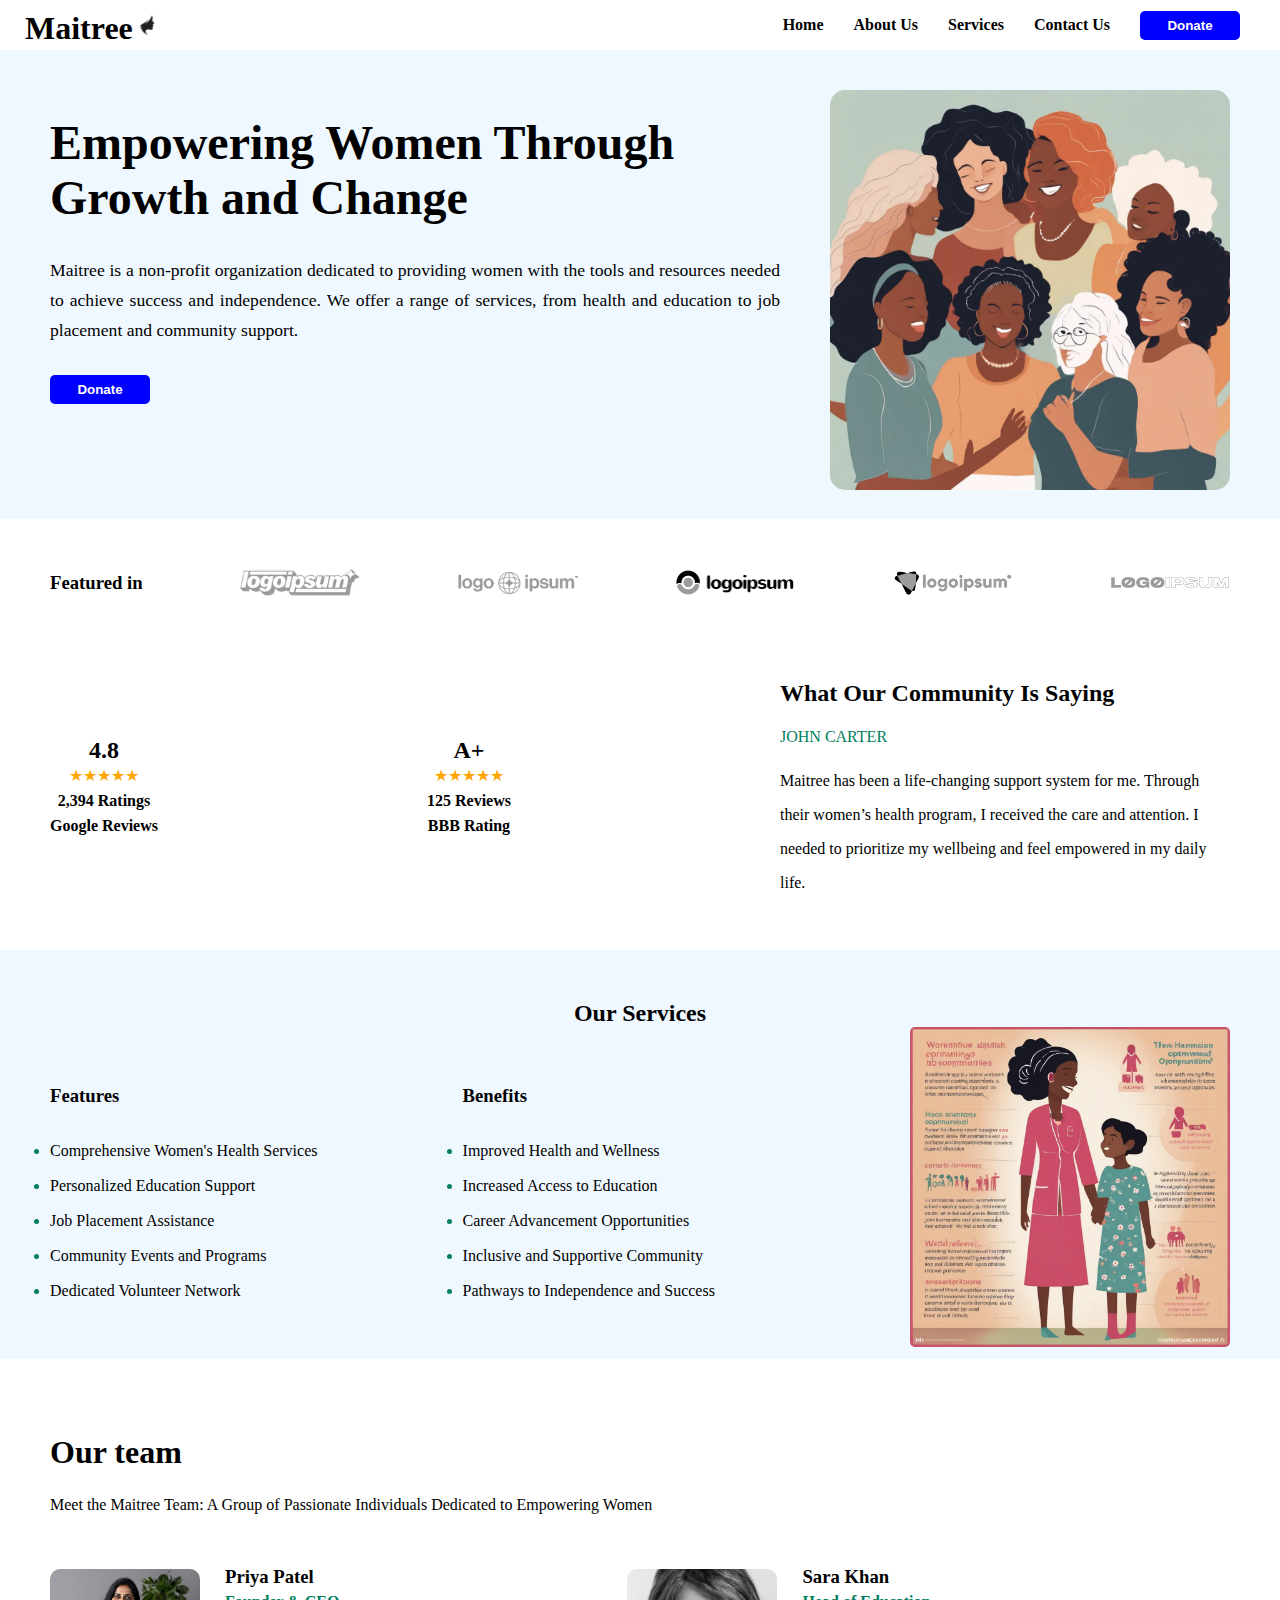
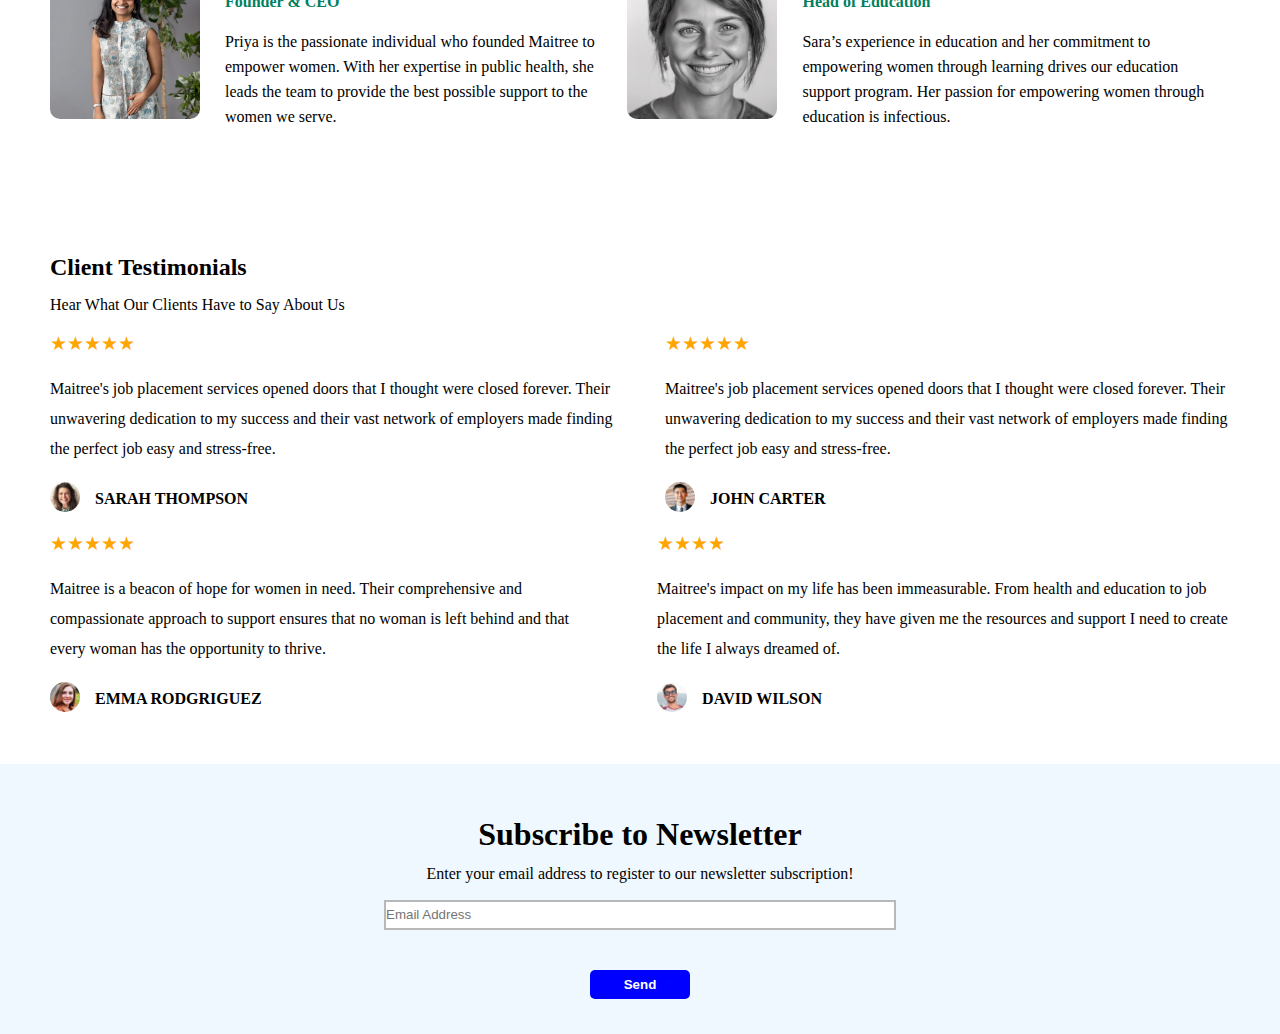
<file: index.html>
<!DOCTYPE html>
<html lang="en">
<head>
    <meta charset="UTF-8">
    <meta name="viewport" content="width=device-width, initial-scale=1.0">
    <title>Maitree Foundation</title>
    <link rel="stylesheet" href="style.css">
</head>
<body>
    <nav class="navbar  ">
        <div class="name">
            <h1>Maitree</h1>
            <img src="assets/women.png" alt="" id="women">
        </div>
        
        <div class="head">
    
            <a href="index.html">Home</a>
            <a href="about.html">About Us</a>
            <a href="services.html">Services</a>
            <a href="contact.html">Contact Us</a>
            <a href="donate.html"><button > Donate </button></a>
        </div>
    </nav>
    
    <section class="features">
        <div class="  container flex ">
    <div class="sec1">
        
            <h2>Empowering Women Through Growth and Change</h2>

        <p>
            Maitree is a non-profit organization dedicated to providing women with the tools and resources needed to achieve success and independence. We offer a range of services, from health and education to job placement and community support.
        </p>
        <a href="donate.html"><button > Donate </button></a>
    </div>
    <div class="im2">
        <img src="assets/maitree.png" alt="">
    </div>
</div>

    </section>
<div class="logo-feature container flex">
    <h3>Featured in</h3>
    <img src="assets/l1.png" alt="">
    <img src="assets/l2.png" alt="">
    <img src="assets/l3.png" alt="">
    <img src="assets/l4.png" alt="">
    <img src="assets/l5.png" alt="">

</div>
<div class="sec2 container flex">
<div class="r1 ">
<h2>4.8</h2>
<p class="star">★★★★★</p>
<h4>2,394 Ratings</h4>
<h4>Google Reviews</h4>
</div>
<div class="r1 ">
    <h2>A+</h2>
    <p class="star">★★★★★</p>

<h4>125 Reviews</h4>
<h4> BBB Rating</h4>
</div>
<div class="r2 ">
<h2>What Our Community Is Saying </h2>
<p class="p">JOHN CARTER</p>
<p>Maitree has been a life-changing support system for me. Through their women’s health program, I received the care and attention. I needed to prioritize my wellbeing and feel empowered in my daily life.</p>
</div>
</div>

<div class="services features  ">
<h2 class="container">Our Services</h2>
<div class="sec3  container flex">
<div class="f1">
<h3>Features</h3>
<ul>
    <li>Comprehensive Women's Health Services</li>
    <li>Personalized Education Support</li>
    <li>Job Placement Assistance
    </li>
    <li>
        Community Events and Programs</li>
    <li>Dedicated Volunteer Network</li>
</ul>
</div>
<div class="f1">
    <h3>Benefits</h3>
<ul>
    <li>Improved Health and Wellness</li>
    <li>Increased Access to Education</li>
    <li>Career Advancement Opportunities</li>
    <li>Inclusive and Supportive Community</li>
    <li>Pathways to Independence and Success</li>
</ul>
</div>
<div class="im3">
    <img src="assets/fea.png" alt="">
</div>
</div>
</div>

<div class="start container ">
<h1 > Our team</h1>
<p>
    Meet the Maitree Team: A Group of Passionate Individuals Dedicated to Empowering Women
 </p>
</div>
<div class="sec4 container flex">
    <div class="founder flex">
    <img src="assets/priya.png" alt="">
    <div class="me">
    <h3>Priya Patel
    </h3>
  <h4>Founder & CEO</h4>
  <p>
    Priya is the passionate individual who founded Maitree to empower women. With her expertise in public health, she leads the team to provide the best possible support to the women we serve.
  </p>
</div>
</div>
<div class="founder flex">
    <img src="assets/sara.png" alt="">
    <div class="me">
    <h3>
        Sara Khan
    </h3>
    <h4>Head of Education</h4>
    <p>Sara’s experience in education and her commitment to empowering women through learning drives our education support program. Her passion for empowering women through education is infectious.</p>
</div>
</div>
</div>

 <div class="client container ">
    <h2>
        Client Testimonials
    </h2>
    <p>
        Hear What Our Clients Have to Say About Us
    </p>
    <div class="one flex">
    <div class="test ">
    <p class="star1">★★★★★</p>
    <p>
        Maitree's job placement services opened doors that I thought were closed forever. Their unwavering dedication to my success and their vast network of employers made finding the perfect job easy and stress-free.
    </p>
    <div class="t">
        <img src="assets/sara2.png" alt="" class="im5">
    <h4>SARAH THOMPSON</h4>
</div>
</div>
<div class="test2 ">
    <p class="star1 ">★★★★★</p>
    <p>
        Maitree's job placement services opened doors that I thought were closed forever. Their unwavering dedication to my success and their vast network of employers made finding the perfect job easy and stress-free.
    </p>
    <div class="t">
        <img src="assets/john.png" alt="" class="im5">
    <h4>	
        JOHN CARTER</h4>
    </div>
</div>
 </div>

 <div class="one flex">
    <div class="test ">
    <p class="star1">★★★★★</p>
    <p>
        Maitree is a beacon of hope for women in need. Their comprehensive and compassionate approach to support ensures that no woman is left behind and that every woman has the opportunity to thrive.
    </p>
   <div class="t">
    <img src="assets/emma.png" alt="" class="im5">
    <h4>
        EMMA RODGRIGUEZ
    </h4>
</div>
  
</div>
<div class="test2 ">
    <p class="star1 ">★★★★</p>
    <p>
        Maitree's impact on my life has been immeasurable. From health and education to job placement and community, they have given me the resources and support I need to create the life I always dreamed of.
    </p>
    <div class="t">
        <img src="assets/david.png" alt="" class="im5">
    <h4>DAVID WILSON</h4>
</div>
</div>
 </div>
</div>
<div class="sub features">
    <h1>
        Subscribe to Newsletter
    </h1>
    <p>
        Enter your email address to register to our newsletter subscription!
    </p>
    <input type="email" placeholder="Email Address">
    <div class="btn">
        <button>Send</button>
    </div>
</div>





</body>
</html>
</file>
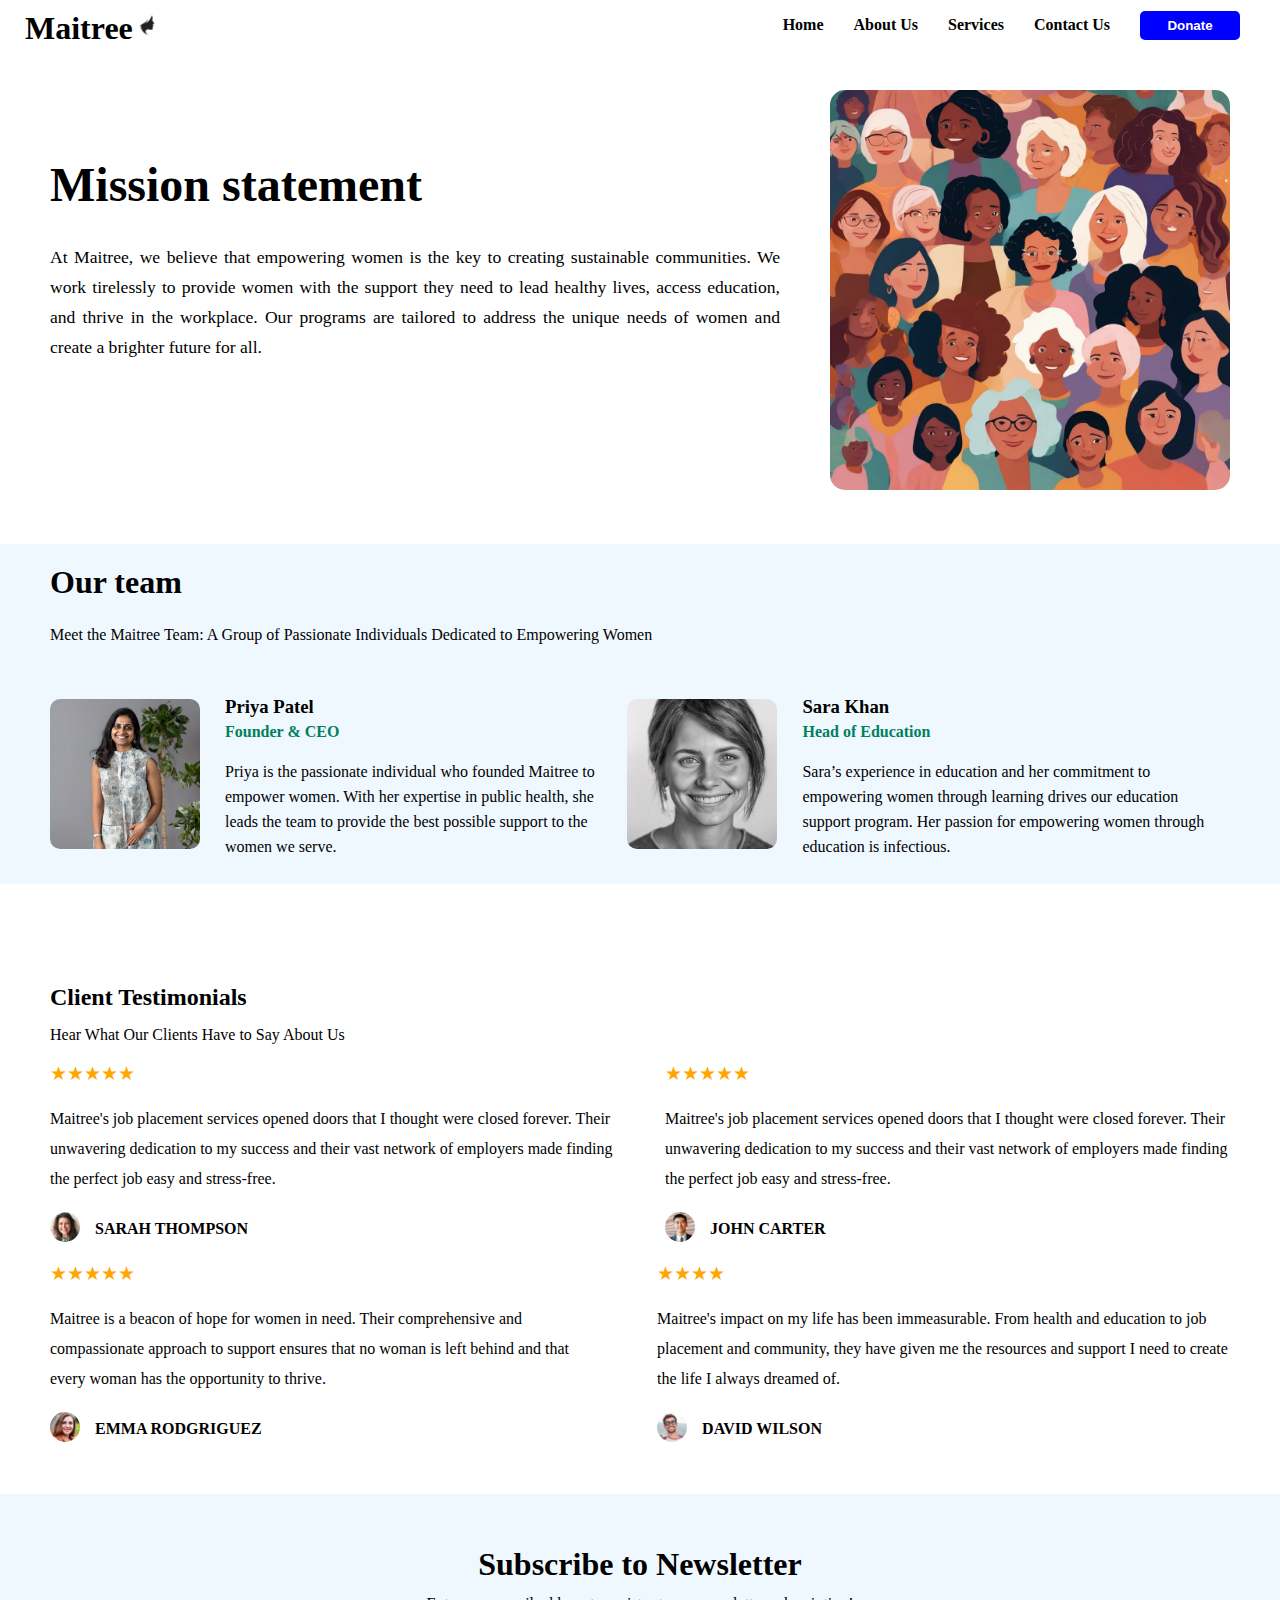
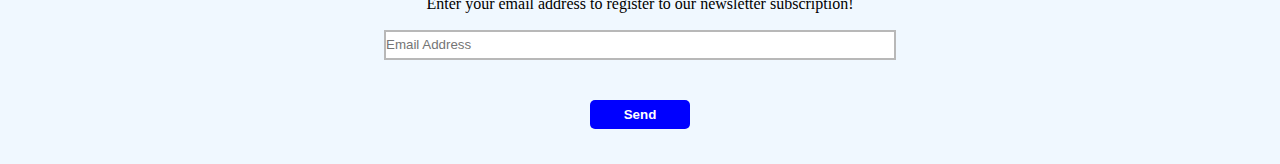
<file: about.html>
<!DOCTYPE html>
<html lang="en">
<head>
    <meta charset="UTF-8">
    <meta name="viewport" content="width=device-width, initial-scale=1.0">
    <title>About Us</title>
    <link rel="stylesheet" href="style.css">

</head>
<body>
    <nav class="navbar  ">
        <div class="name">
            <h1>Maitree</h1>
            <img src="assets/women.png" alt="" id="women">
        </div>
        
        <div class="head">
    
            <a href="index.html">Home</a>
            <a href="about.html">About Us</a>
            <a href="services.html">Services</a>
            <a href="contact.html">Contact Us</a>
            <a href="donate.html"><button > Donate </button></a>
        </div>
    </nav>
    <section class="feature">
        <div class="container flex">
    <div class="sec1">
        
            <h2>Mission statement</h2>

        <p>
            At Maitree, we believe that empowering women is the key to creating sustainable communities. We work tirelessly to provide women with the support they need to lead healthy lives, access education, and thrive in the workplace. Our programs are tailored to address the unique needs of women and create a brighter future for all.        </p>
    </div>
    <div class="im2">
        <img src="assets/mission.png" alt="">
    </div>
</div>
</section>
<div class="hi features">
<div class="start container f ">
    <h1 > Our team</h1>
    <p>
        Meet the Maitree Team: A Group of Passionate Individuals Dedicated to Empowering Women
     </p>
    </div>
    <div class="sec4 container flex">
        <div class="founder flex">
        <img src="assets/priya.png" alt="">
        <div class="me">
        <h3>Priya Patel
        </h3>
      <h4>Founder & CEO</h4>
      <p>
        Priya is the passionate individual who founded Maitree to empower women. With her expertise in public health, she leads the team to provide the best possible support to the women we serve.
      </p>
    </div>
    </div>
    <div class="founder flex">
        <img src="assets/sara.png" alt="">
        <div class="me">
        <h3>
            Sara Khan
        </h3>
        <h4>Head of Education</h4>
        <p>Sara’s experience in education and her commitment to empowering women through learning drives our education support program. Her passion for empowering women through education is infectious.</p>
    </div>
    </div>
    </div>
</div>
    <div class="client container">
        <h2>
            Client Testimonials
        </h2>
        <p>
            Hear What Our Clients Have to Say About Us
        </p>
        <div class="one flex">
        <div class="test ">
        <p class="star1">★★★★★</p>
        <p>
            Maitree's job placement services opened doors that I thought were closed forever. Their unwavering dedication to my success and their vast network of employers made finding the perfect job easy and stress-free.
        </p>
        <div class="t">
            <img src="assets/sara2.png" alt="" class="im5">
        <h4>SARAH THOMPSON</h4>
    </div>
    </div>
    <div class="test2 ">
        <p class="star1 ">★★★★★</p>
        <p>
            Maitree's job placement services opened doors that I thought were closed forever. Their unwavering dedication to my success and their vast network of employers made finding the perfect job easy and stress-free.
        </p>
        <div class="t">
            <img src="assets/john.png" alt="" class="im5">
        <h4>	
            JOHN CARTER</h4>
        </div>
    </div>
     </div>
    
     <div class="one flex">
        <div class="test ">
        <p class="star1">★★★★★</p>
        <p>
            Maitree is a beacon of hope for women in need. Their comprehensive and compassionate approach to support ensures that no woman is left behind and that every woman has the opportunity to thrive.
        </p>
       <div class="t">
        <img src="assets/emma.png" alt="" class="im5">
        <h4>
            EMMA RODGRIGUEZ
        </h4>
    </div>
      
    </div>
    <div class="test2 ">
        <p class="star1 ">★★★★</p>
        <p>
            Maitree's impact on my life has been immeasurable. From health and education to job placement and community, they have given me the resources and support I need to create the life I always dreamed of.
        </p>
        <div class="t">
            <img src="assets/david.png" alt="" class="im5">
        <h4>DAVID WILSON</h4>
    </div>
    </div>
     </div>
    </div>
    <div class="sub features">
        <h1>
            Subscribe to Newsletter
        </h1>
        <p>
            Enter your email address to register to our newsletter subscription!
        </p>
        <input type="email" placeholder="Email Address">
        <div class="btn">
            <button>Send</button>
        </div>
    </div>
    
    

    
</body>
</html>
</file>
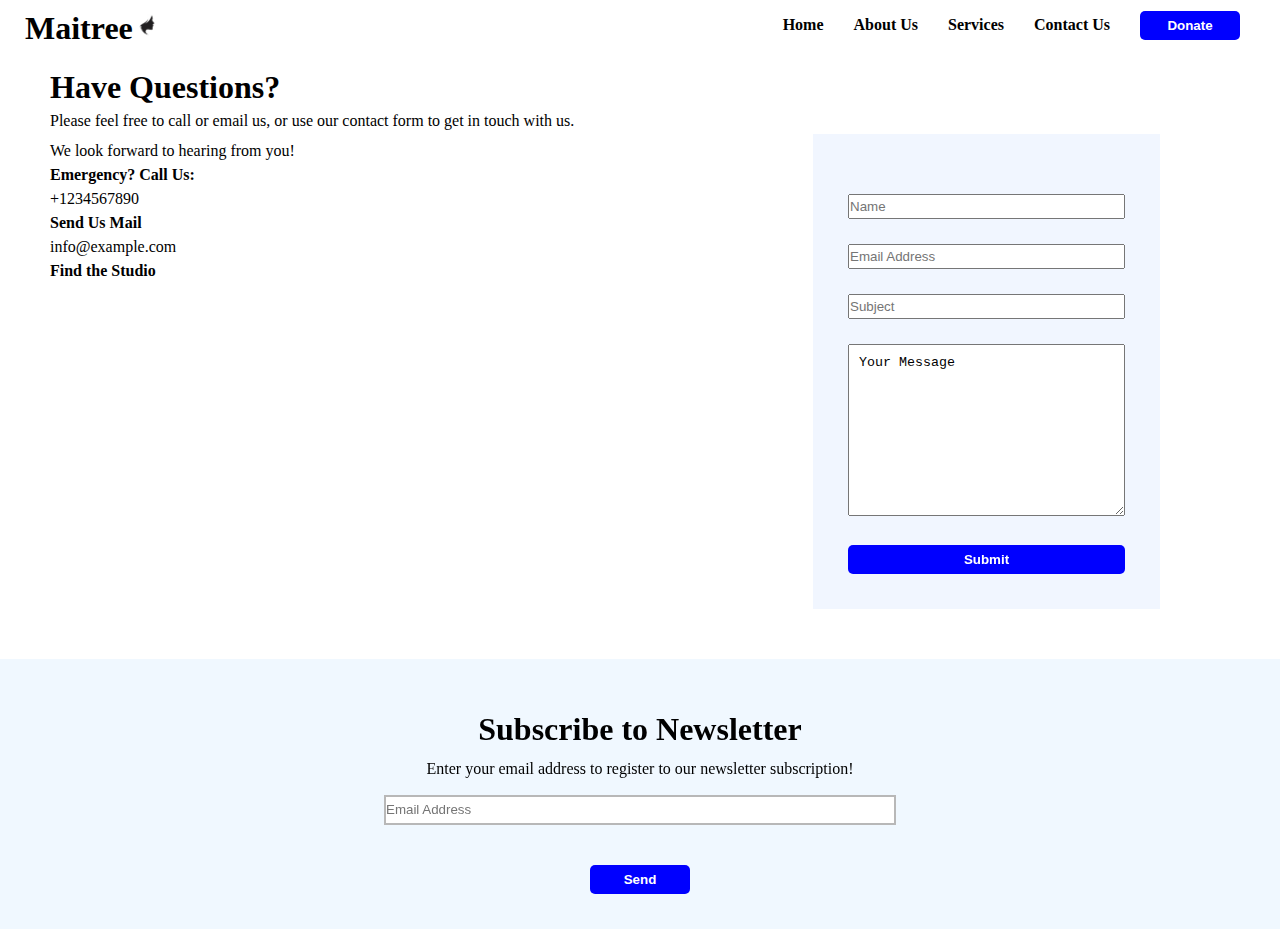
<file: contact.html>
<!DOCTYPE html>
<html lang="en">
<head>
    <meta charset="UTF-8">
    <meta name="viewport" content="width=device-width, initial-scale=1.0">
    <title>Contact Us</title>
    <link rel="stylesheet" href="style.css">
</head>
<body>
    <nav class="navbar  ">
        <div class="name">
            <h1>Maitree</h1>
            <img src="assets/women.png" alt="" id="women">
        </div>
        
        <div class="head">
    
            <a href="index.html">Home</a>
            <a href="about.html">About Us</a>
            <a href="services.html">Services</a>
            <a href="contact.html">Contact Us</a>
            <a href="donate.html"><button > Donate </button></a>
        </div>
    </nav>
   
    <div class="container flex contact ">
        <div class="info">
         <h1>Have Questions?</h1>
         <p>Please feel free to call or email us, or use our contact form to get in touch with us. <br>We look forward to hearing from you!</p>
         <h4>Emergency? Call Us:</h4>
         <p>+1234567890</p>
         <h4>Send Us Mail</h4>
         <p>info@example.com</p>
         <h4>Find the Studio</h4>
         <p><iframe src="https://www.google.com/maps/embed?pb=!1m14!1m8!1m3!1d24156.147455093833!2d-73.95961!3d40.816575!3m2!1i1024!2i768!4f13.1!3m3!1m2!1s0x89c2f669fd58c1bb%3A0x5e69c083fd0812b0!2sPrentis%20Hall!5e0!3m2!1sen!2sus!4v1710766150580!5m2!1sen!2sus" width="400" height="300" style="border:0;" allowfullscreen="" loading="lazy" referrerpolicy="no-referrer-when-downgrade"></iframe></p>
        </div> 
        <div class="info2 ">
         <form action="">
            <div> <input type="text" placeholder="Name"></div>
            <div> <input type="text" placeholder="Email Address"></div>
            <div><input type="text" placeholder="Subject"></div>
             <div><textarea name="" id="" cols="30" rows="10">Your Message</textarea></div>
             <div><button>Submit</button></div>
     
         </form>
        </div>
    </div>
    <div class="sub features">
        <h1>
            Subscribe to Newsletter
        </h1>
        <p>
            Enter your email address to register to our newsletter subscription!
        </p>
        <input type="email" placeholder="Email Address">
        <div class="btn">
            <button>Send</button>
        </div>
    </div>
     
    
</body>
</html>
</file>
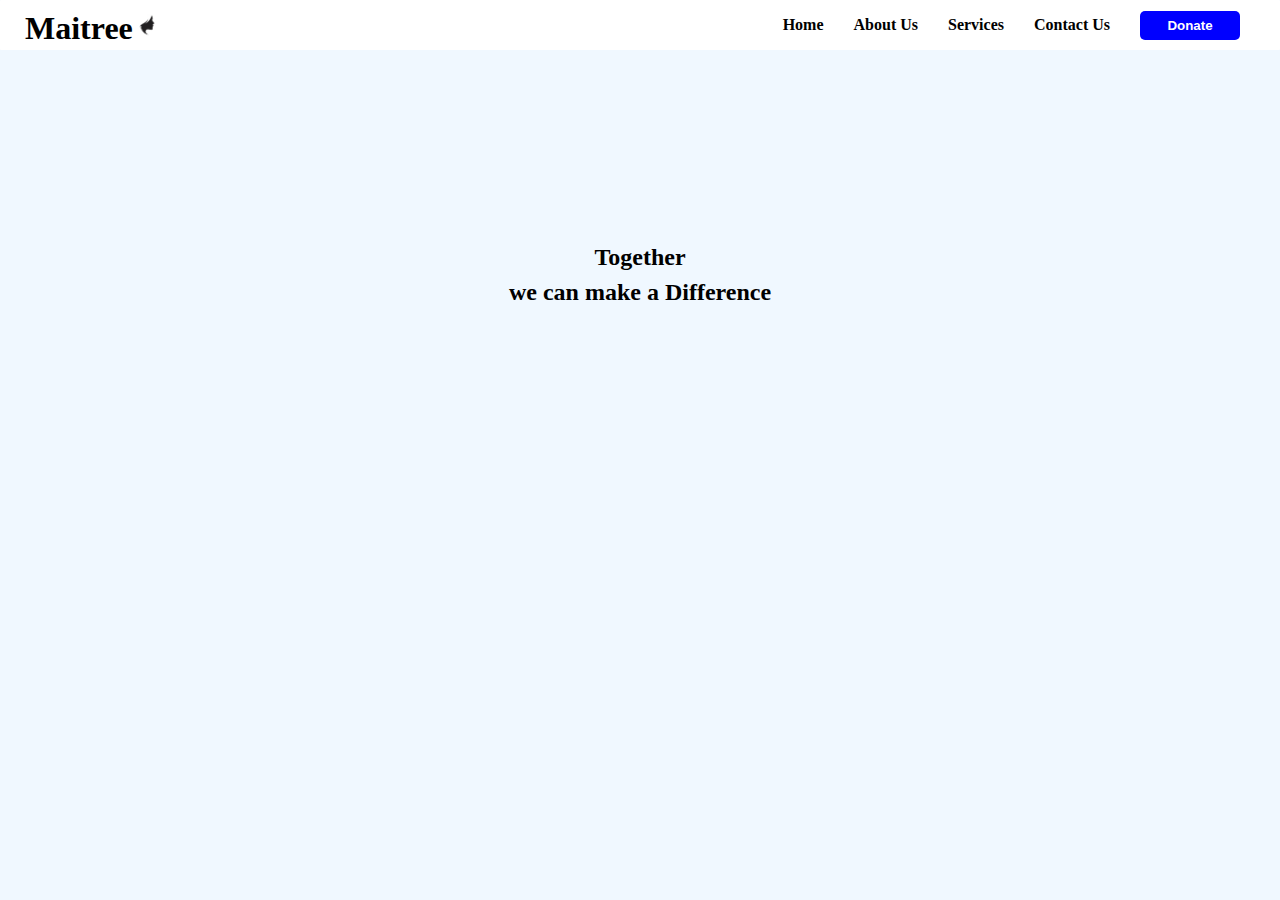
<file: donate.html>
<!DOCTYPE html>
<html lang="en">
<head>
    <meta charset="UTF-8">
    <meta name="viewport" content="width=device-width, initial-scale=1.0">
    <title>Donate</title>
    <link rel="stylesheet" href="style.css">
</head>
<body>
    <nav class="navbar  ">
        <div class="name">
            <h1>Maitree</h1>
            <img src="assets/women.png" alt="" id="women">
        </div>
        
        <div class="head">
    
            <a href="index.html">Home</a>
            <a href="about.html">About Us</a>
            <a href="services.html">Services</a>
            <a href="contact.html">Contact Us</a>
            <a href="donate.html"><button > Donate </button></a>
        </div>
    </nav>
    <div class="donate">
        <h2>Together  <br> we can make a Difference</h2>
        <form><script src="https://checkout.razorpay.com/v1/payment-button.js" data-payment_button_id="pl_NoD8KCluRQUipP" async> </script> </form>
    </div>

</body>
</html>
</file>
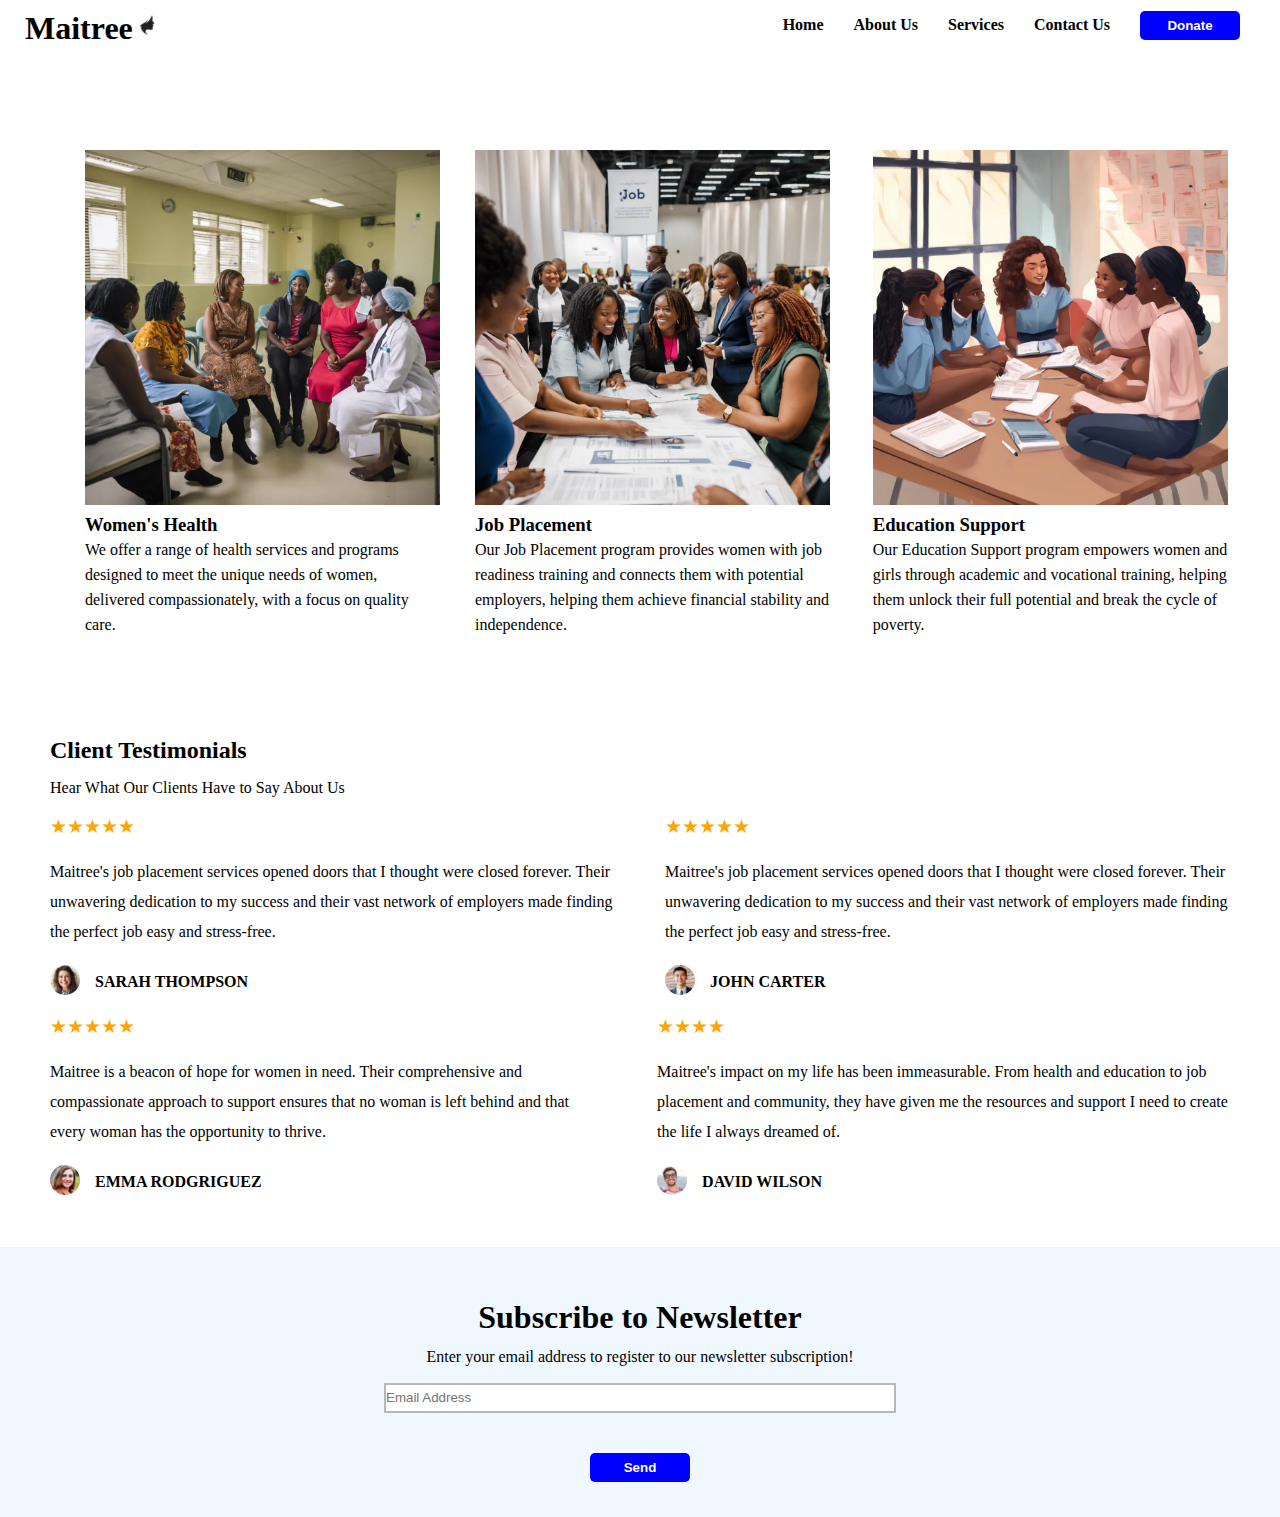
<file: services.html>
<!DOCTYPE html>
<html lang="en">
<head>
    <meta charset="UTF-8">
    <meta name="viewport" content="width=device-width, initial-scale=1.0">
    <title>Services</title>
    <link rel="stylesheet" href="style.css">
</head>
<body>
    <nav class="navbar">
        <div class="name">
            <h1>Maitree</h1>
            <img src="assets/women.png" alt="" id="women">
        </div>
        
        <div class="head">
    
            <a href="index.html">Home</a>
            <a href="about.html">About Us</a>
            <a href="services.html">Services</a>
            <a href="contact.html">Contact Us</a>
            <a href="donate.html"><button > Donate </button></a>
        </div>
    </nav>
      
  
</div>
        <div class="feature-card container  ">
          
            <div class="card ">
                <img src="assets/s1.png" alt="">
                <h3>Women's Health</h3>
                <p>We offer a range of health services and programs designed to meet the unique needs of women, delivered compassionately, with a focus on quality care.</p>
            </div> 
            <div class="card ">
                <img src="assets/s2.png" alt="">
                <h3>Job Placement</h3>
                <p>Our Job Placement program provides women with job readiness training and connects them with potential employers, helping them achieve financial stability and independence.</p>
            </div> 
            <div class="card ">
                <img src="assets/s3.png" alt="">
                <h3>Education Support</h3>
                <p>Our Education Support program empowers women and girls through academic and vocational training, helping them unlock their full potential and break the cycle of poverty.</p>
            </div> 
        </div> 
    
    <div class="client container ">
        <h2>
            Client Testimonials
        </h2>
        <p>
            Hear What Our Clients Have to Say About Us
        </p>
        <div class="one flex">
        <div class="test ">
        <p class="star1">★★★★★</p>
        <p>
            Maitree's job placement services opened doors that I thought were closed forever. Their unwavering dedication to my success and their vast network of employers made finding the perfect job easy and stress-free.
        </p>
        <div class="t">
            <img src="assets/sara2.png" alt="" class="im5">
        <h4>SARAH THOMPSON</h4>
    </div>
    </div>
    <div class="test2 ">
        <p class="star1 ">★★★★★</p>
        <p>
            Maitree's job placement services opened doors that I thought were closed forever. Their unwavering dedication to my success and their vast network of employers made finding the perfect job easy and stress-free.
        </p>
        <div class="t">
            <img src="assets/john.png" alt="" class="im5">
        <h4>	
            JOHN CARTER</h4>
        </div>
    </div>
     </div>
     <div class="one flex">
        <div class="test ">
        <p class="star1">★★★★★</p>
        <p>
            Maitree is a beacon of hope for women in need. Their comprehensive and compassionate approach to support ensures that no woman is left behind and that every woman has the opportunity to thrive.
        </p>
       <div class="t">
        <img src="assets/emma.png" alt="" class="im5">
        <h4>
            EMMA RODGRIGUEZ
        </h4>
    </div>
</div>
<div class="test2 ">
    <p class="star1 ">★★★★</p>
    <p>
        Maitree's impact on my life has been immeasurable. From health and education to job placement and community, they have given me the resources and support I need to create the life I always dreamed of.
    </p>
    <div class="t">
        <img src="assets/david.png" alt="" class="im5">
    <h4>DAVID WILSON</h4>
</div>
</div>
 </div>
</div>
<div class="sub features">
    <h1>
        Subscribe to Newsletter
    </h1>
    <p>
        Enter your email address to register to our newsletter subscription!
    </p>
    <input type="email" placeholder="Email Address">
    <div class="btn">
        <button>Send</button>
    </div>
</div>
    
    
</body>
</html>
</file>
<file: style.css>
/* General Reset */
* {
    padding: 0;
    margin: 0;
    box-sizing: border-box;
}

/* Navbar */
.navbar {
    display: flex;
    justify-content: space-between;
    border-radius: 1px;
    background-color: white;
    height: 50px;
    width: 100%;
    position: fixed;
}

/* Name Section */
.name {
    padding-top: 10px;
    margin-left: 25px;
    display: flex;
}

/* Link and Button Hover Effects */
a:hover {
    color: blue;
}

button:hover {
    background-color: #ffffff;
    color: blue;
}

/* Image & Content Styles */
#women {
    height: 30px;
}

.head {
    display: flex;
    gap: 30px;
    align-items: center;
    margin-right: 40px;
}

/* Link Styles */
a {
    text-decoration: none;
    color: black;
    font-weight: bold;
}

/* Button Styles */
button {
    background-color: blue;
    border: transparent;
    color: white;
    width: 100px;
    font-weight: bold;
    padding: 7px 7px;
    border-radius: 5px;
}

/* Container */
.container {
    max-width: 1180px;
    margin-inline: auto;
}

/* Features Section */
.features {
    background-color: aliceblue;
}

.sec1 p {
    text-align: justify;
}

.c {
    height: 100vh;
}

.flex {
    display: flex;
    justify-content: space-between;
    align-items: center;
}

.sec1 h2 {
    font-size: 3rem;
}

.sec1 p {
    margin-top: 30px;
    line-height: 30px;
    font-size: 1.1rem;
}

.im2 img {
    width: 400px;
    margin-left: 50px;
    margin-top: 90px;
    border-radius: 15px;
    margin-bottom: 25px;
}

.sec1 button {
    margin-top: 30px;
}

.logo-feature img {
    width: 120px;
    margin-left: 30px;
}

.logo-feature {
    margin-top: 50px;
}

.star {
    color: orange;
}

.sec2 {
    margin-top: 80px;
    margin-bottom: 50px;
}

.r1 {
    line-height: 25px;
    text-align: center;
}

.r2 {
    max-width: 450px;
    line-height: 34px;
}

.p {
    margin-top: 10px;
    color: rgb(0, 128, 94);
}

.r2 p {
    margin-top: 10px;
    text-align: left;
}

.sec3 {
    line-height: 35px;
}

.services h2 {
    padding-top: 50px;
    text-align: center;
}

.im3 img {
    width: 320px;
    margin-left: 50px;
    border-radius: 5px;
}

.f1 ul {
    margin-top: 20px;
    text-align: start;
}

.f1 li::marker {
    color: rgb(0, 128, 94);
}

.start {
    margin-top: 25px;
    padding-top: 50px;
}

.start p {
    margin-top: 25px;
}

.sec4 img {
    margin-top: 45px;
    width: 150px;
    border-radius: 10px;
}

.founder {
    line-height: 25px;
    padding-bottom: 25px;
}

.founder h4 {
    color: rgb(0, 128, 94);
}

.client {
    margin-top: 100px;
}

.client p {
    margin-top: 15px;
}

.star1 {
    color: orange;
    font-size: larger;
}

.one .test2 {
    margin-left: 50px;
}

.one {
    line-height: 30px;
}

.im5 {
    width: 30px;
    border-radius: 50%;
    margin-top: 15px;
}

.t {
    display: flex;
    align-items: center;
}

.t h4 {
    margin-top: 20px;
    margin-left: 15px;
}

.me {
    display: flex;
    margin-top: 50px;
    margin-left: 25px;
    flex-direction: column;
    align-items: start;
}

.me p {
    margin-top: 15px;
}

.sub {
    margin-top: 50px;
    padding-top: 50px;
    line-height: 40px;
    text-align: center;
}

.sub input {
    width: 40%;
    height: 30px;
    border: 2px solid rgb(184, 184, 184);
    outline: none;
}

.sub .btn {
    padding-top: 30px;
    padding-bottom: 30px;
}

.card img {
    width: 355px;
}

.feature-card {
    display: flex;
    align-items: center;
    justify-content: center;
}

.card {
    margin-top: 150px;
    margin-left: 35px;
    line-height: 25px;
}

.info h1 {
    margin-top: 50px;
}

.info p {
    line-height: 30px;
}

.info2 {
    padding: 35px;
    background-color: #f1f6ff;
    margin-top: 134px;
    margin-right: 70px;
}

.info2 div {
    margin-top: 25px;
}

.contact::placeholder {
    padding-left: 10px;
    padding-top: 10px;
    padding-bottom: 10px;
}

.contact input {
    height: 25px;
    width: 100%;
}

.info2 button {
    width: 100%;
}

textarea {
    padding: 10px;
}

.donate {
    padding-top: 240px;
    text-align: center;
    line-height: 35px;
    height: 100vh;
    background-color: aliceblue;
}

.f {
    padding-top: 20px;
}

/* Responsive Design */
@media (max-width: 1200px) {
    .container {
        max-width: 100%;
    }
    
    .navbar {
        flex-direction: column;
        align-items: center;
        height: auto;
    }

    .sec1 img {
        width: 300px;
        margin-left: 20px;
    }

    .head {
        flex-direction: column;
    }

    .sec2, .sec3, .sec4 {
        margin-top: 50px;
    }

    .start, .sub {
        text-align: center;
    }
}

@media (max-width: 768px) {
    .navbar {
        flex-direction: column;
        align-items: center;
        height: auto;
    }

    .name {
        margin-left: 0;
    }

    .sec1 img, .im2 img, .im3 img {
        width: 250px;
        margin-left: 0;
    }

    .card {
        margin-top: 30px;
        margin-left: 0;
        width: 100%;
    }

    .container {
        max-width: 90%;
    }

    .flex {
        flex-direction: column;
        align-items: center;
    }

    .sub input {
        width: 80%;
    }
}

@media (max-width: 480px) {
    .navbar {
        flex-direction: column;
        align-items: center;
        height: auto;
    }

    .sec1 h2 {
        font-size: 2rem;
    }

    .sec1 p {
        font-size: 1rem;
        text-align: center;
    }

    .sec2, .sec3 {
        margin-top: 30px;
    }

    .im2 img, .im3 img {
        width: 100%;
        margin-top: 20px;
    }

    .sub input {
        width: 90%;
    }

    .card img {
        width: 100%;
    }
}
</file>
